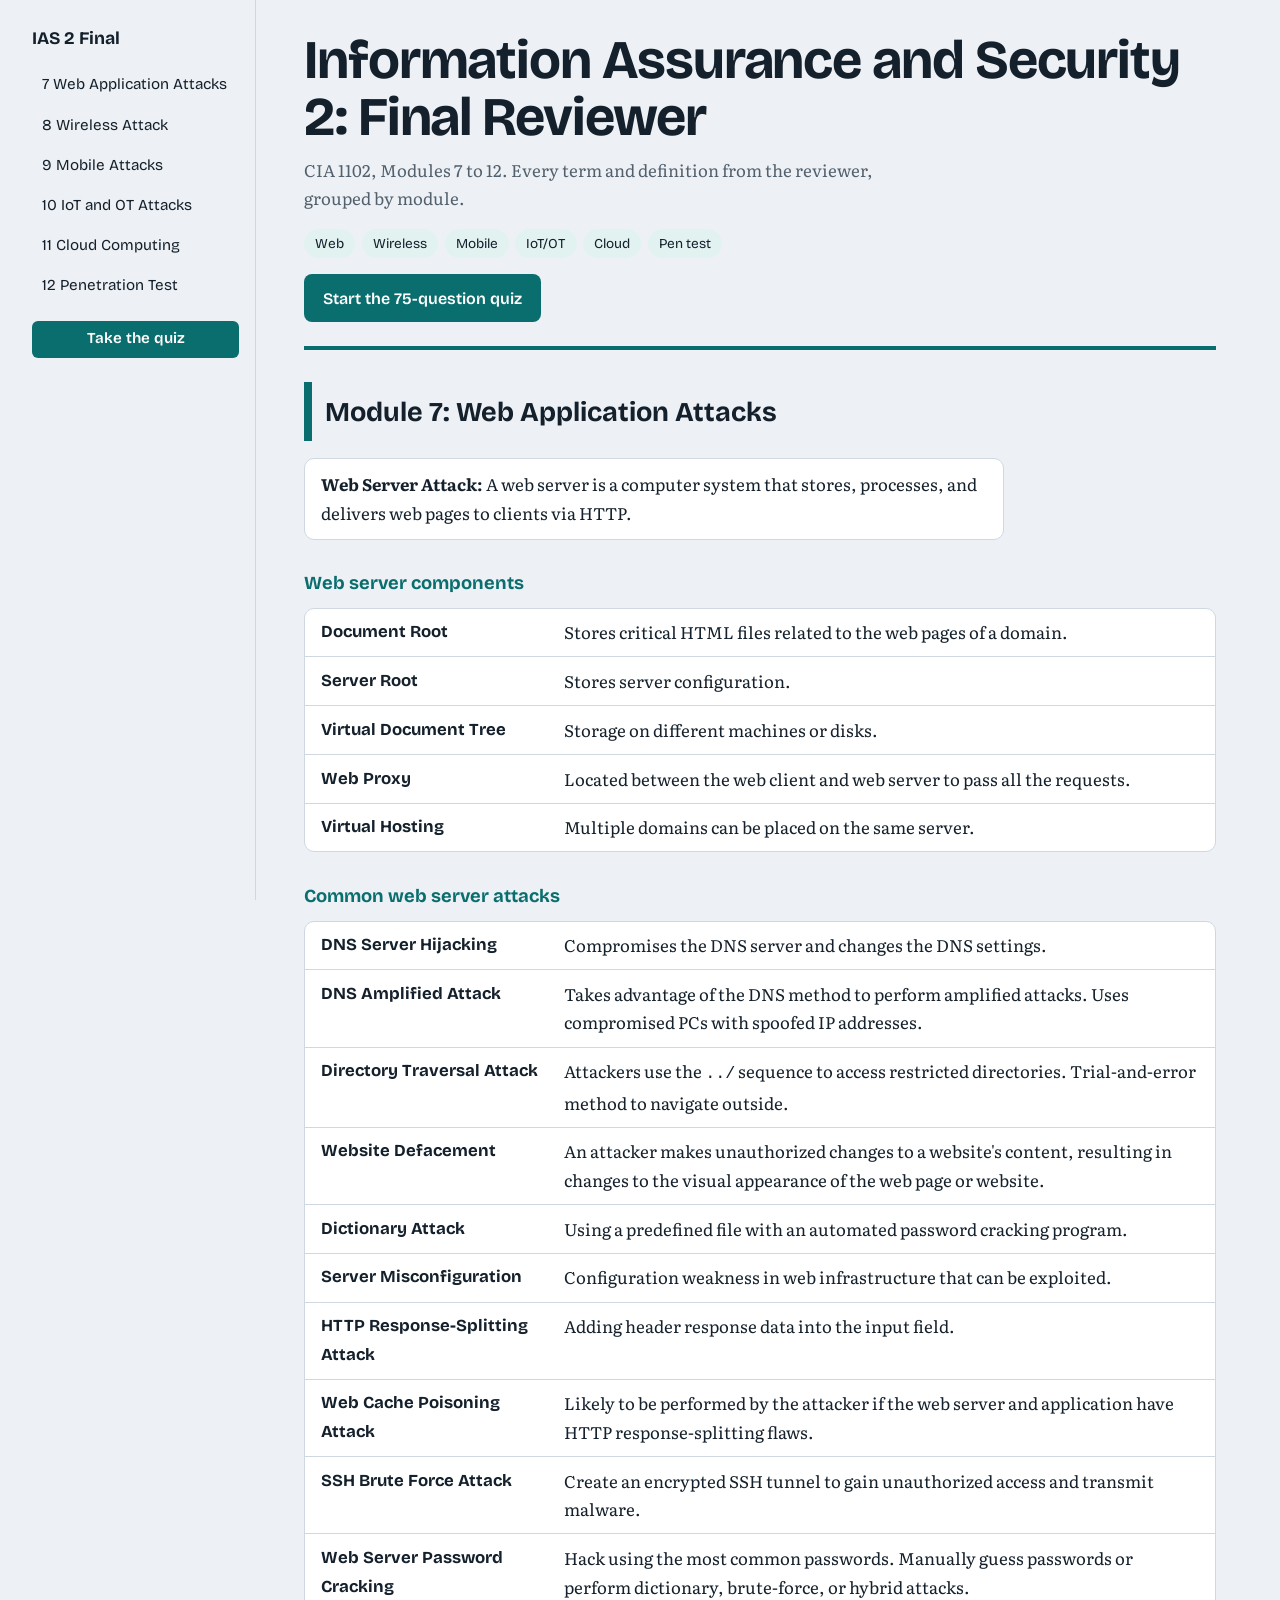
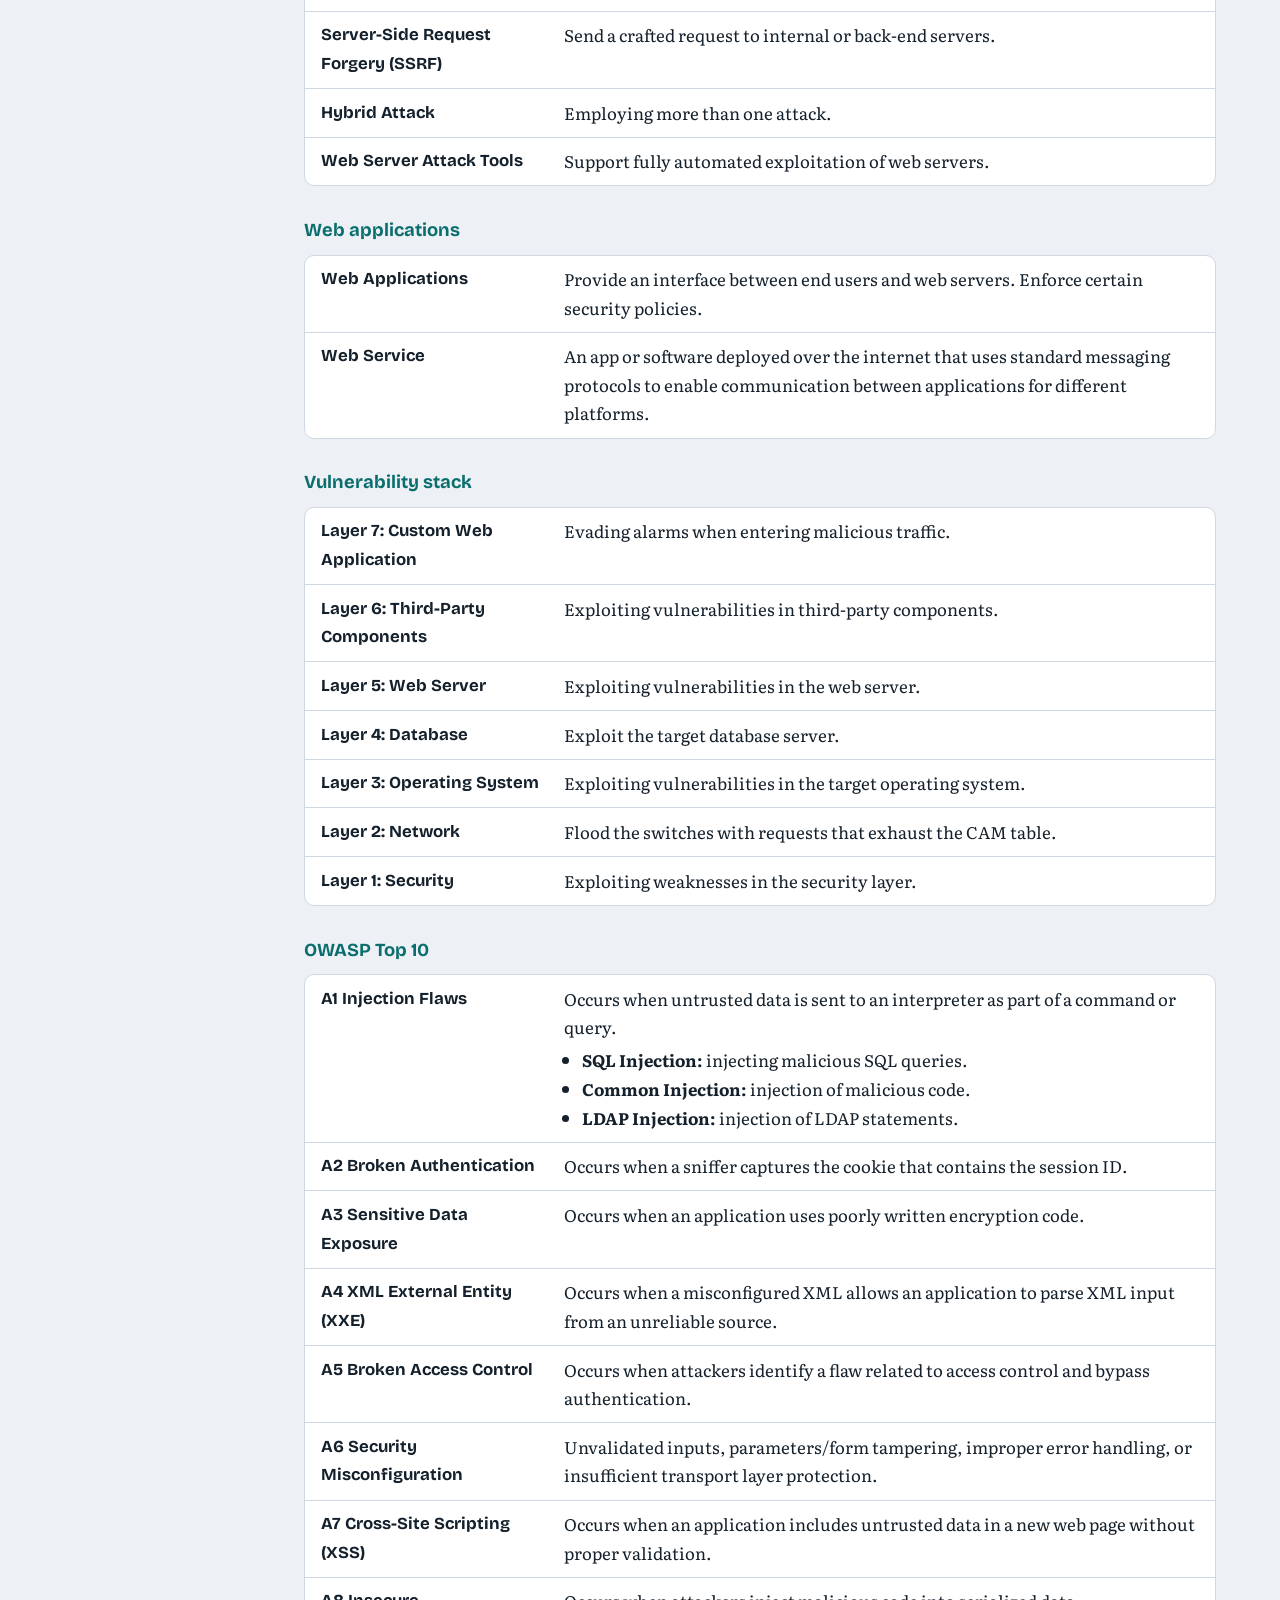
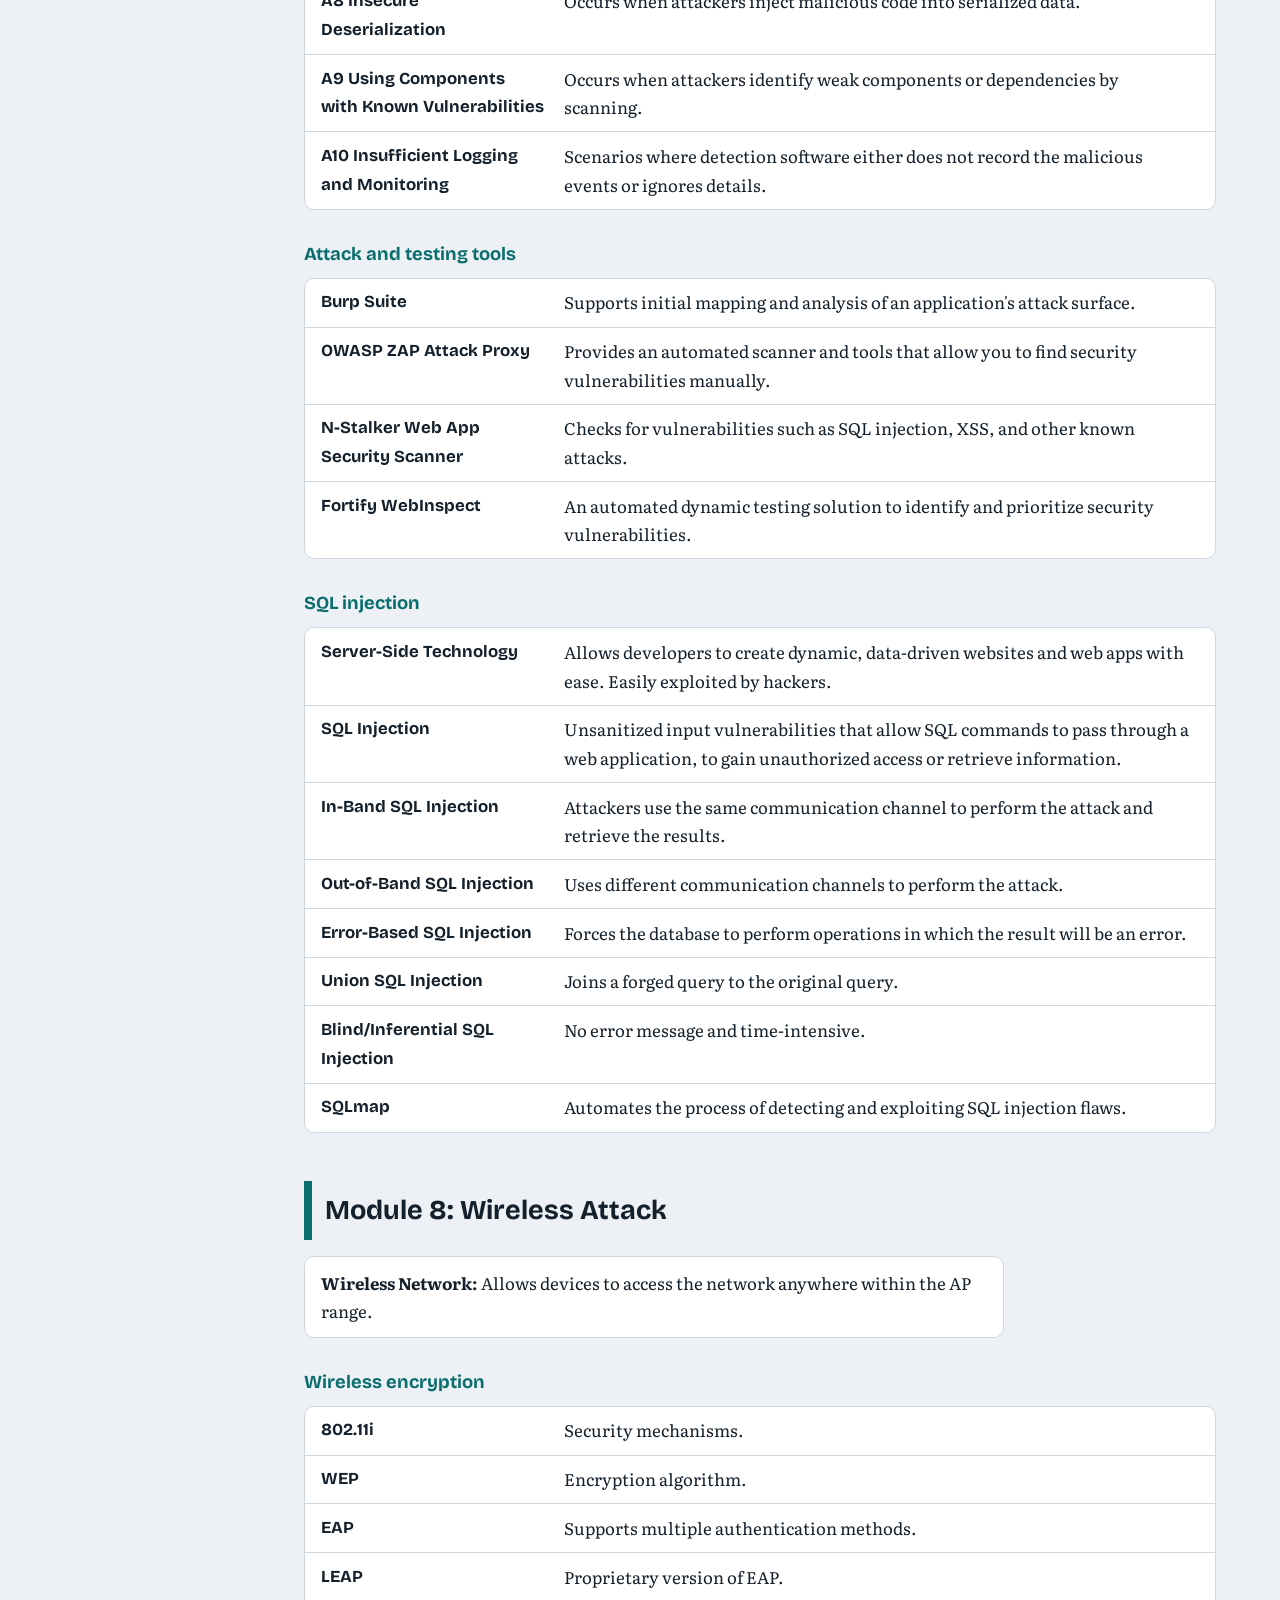
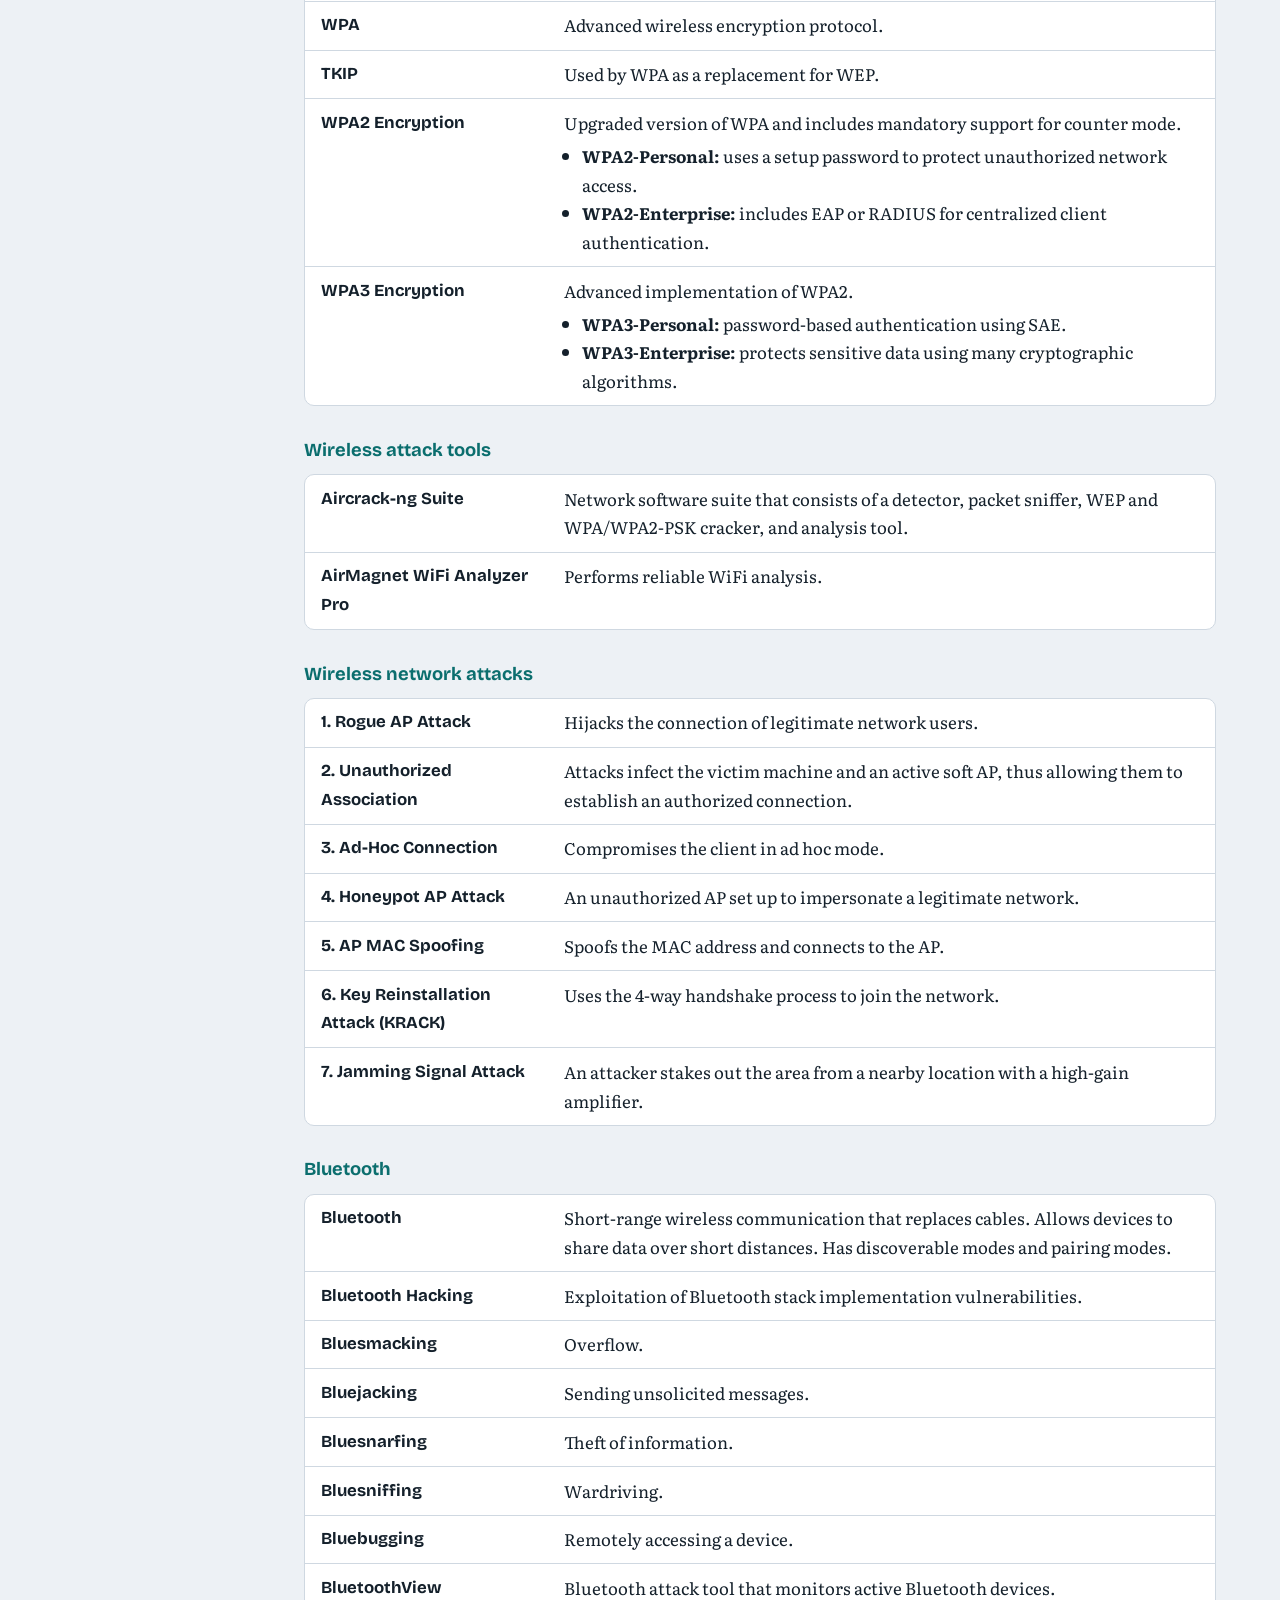
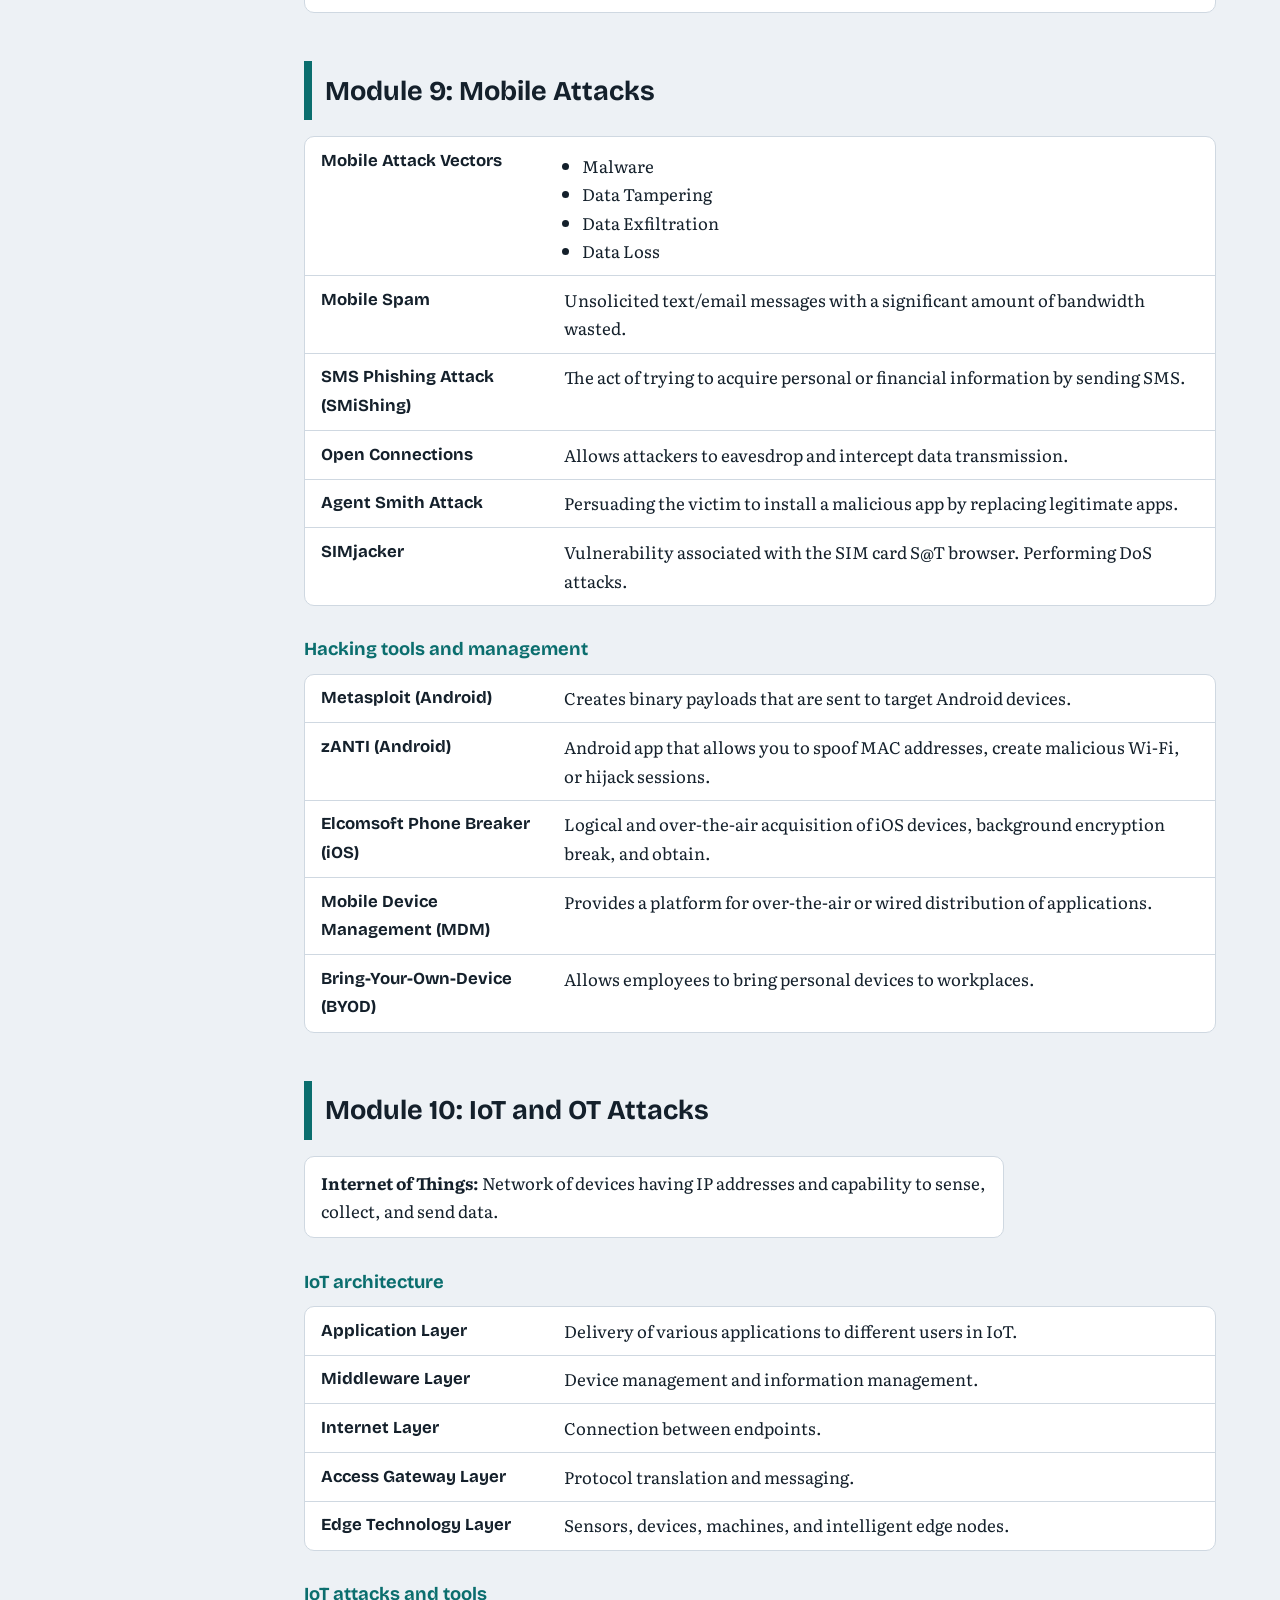
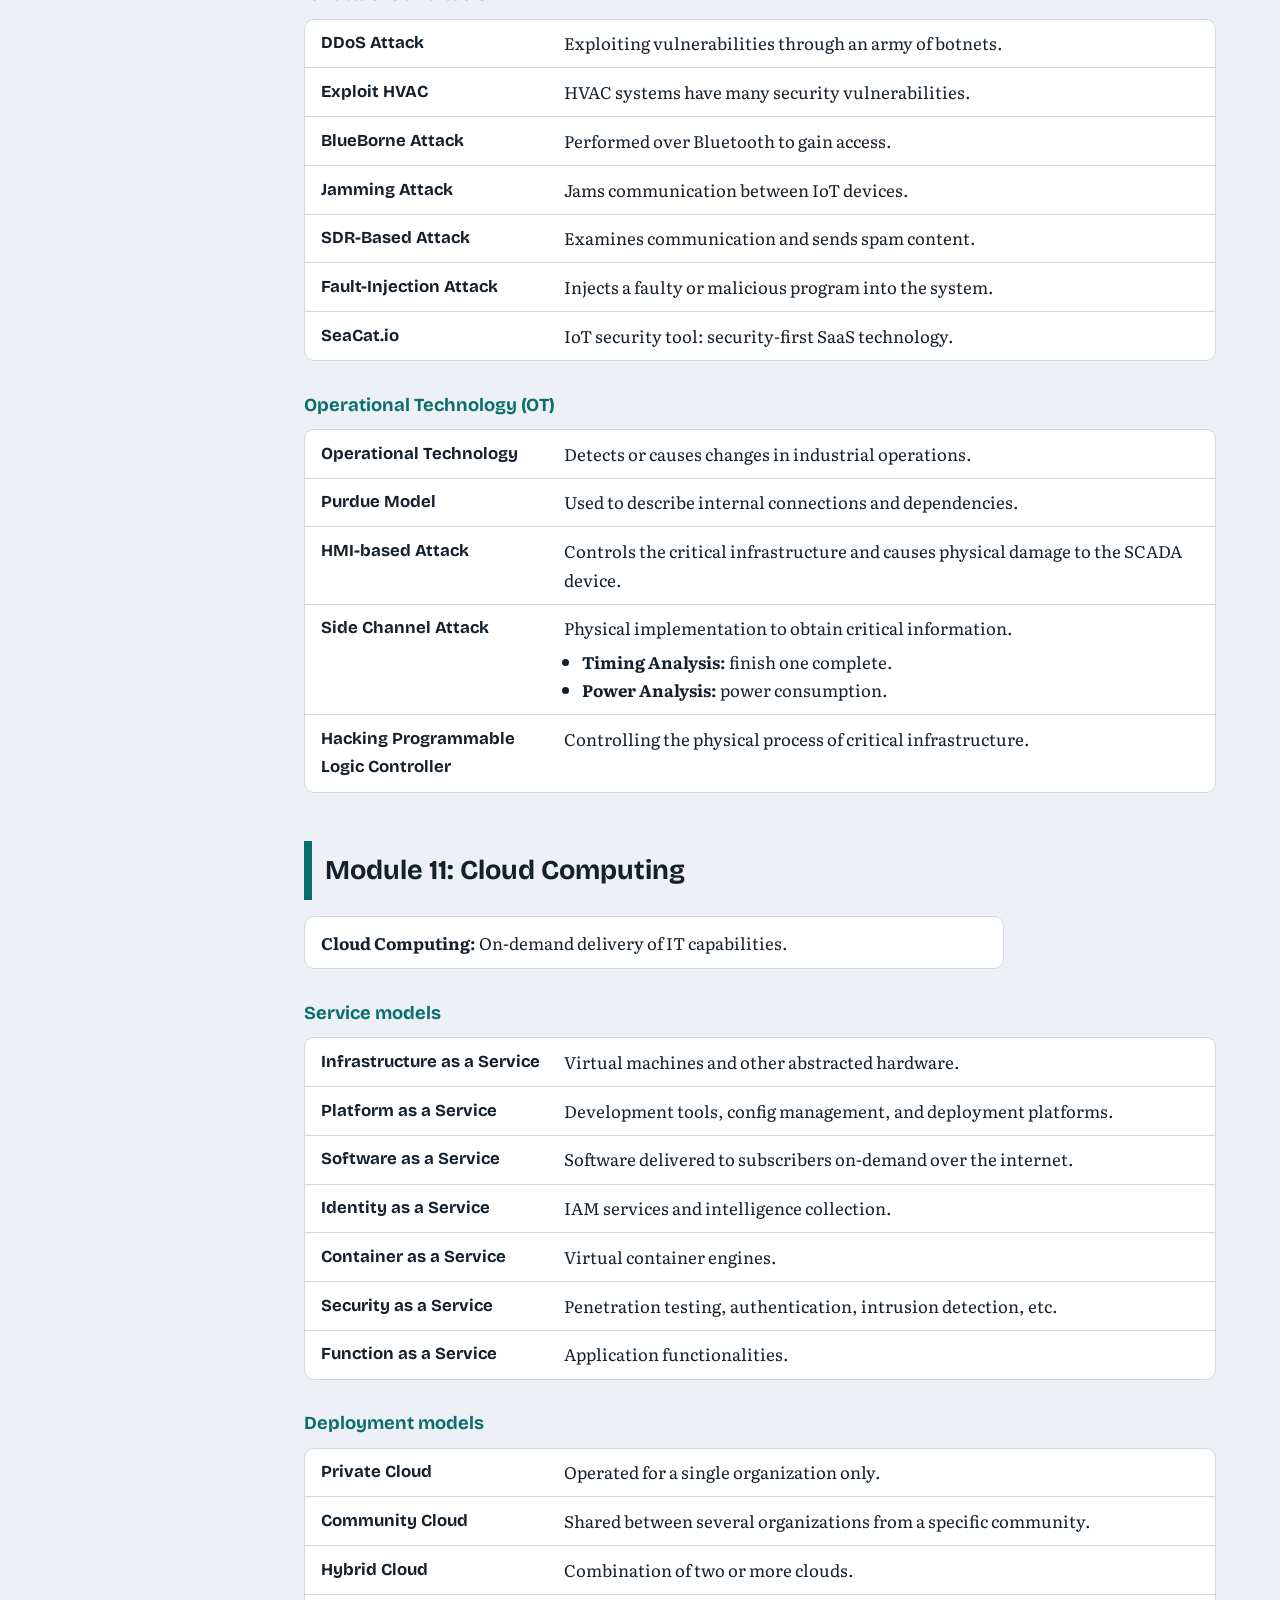
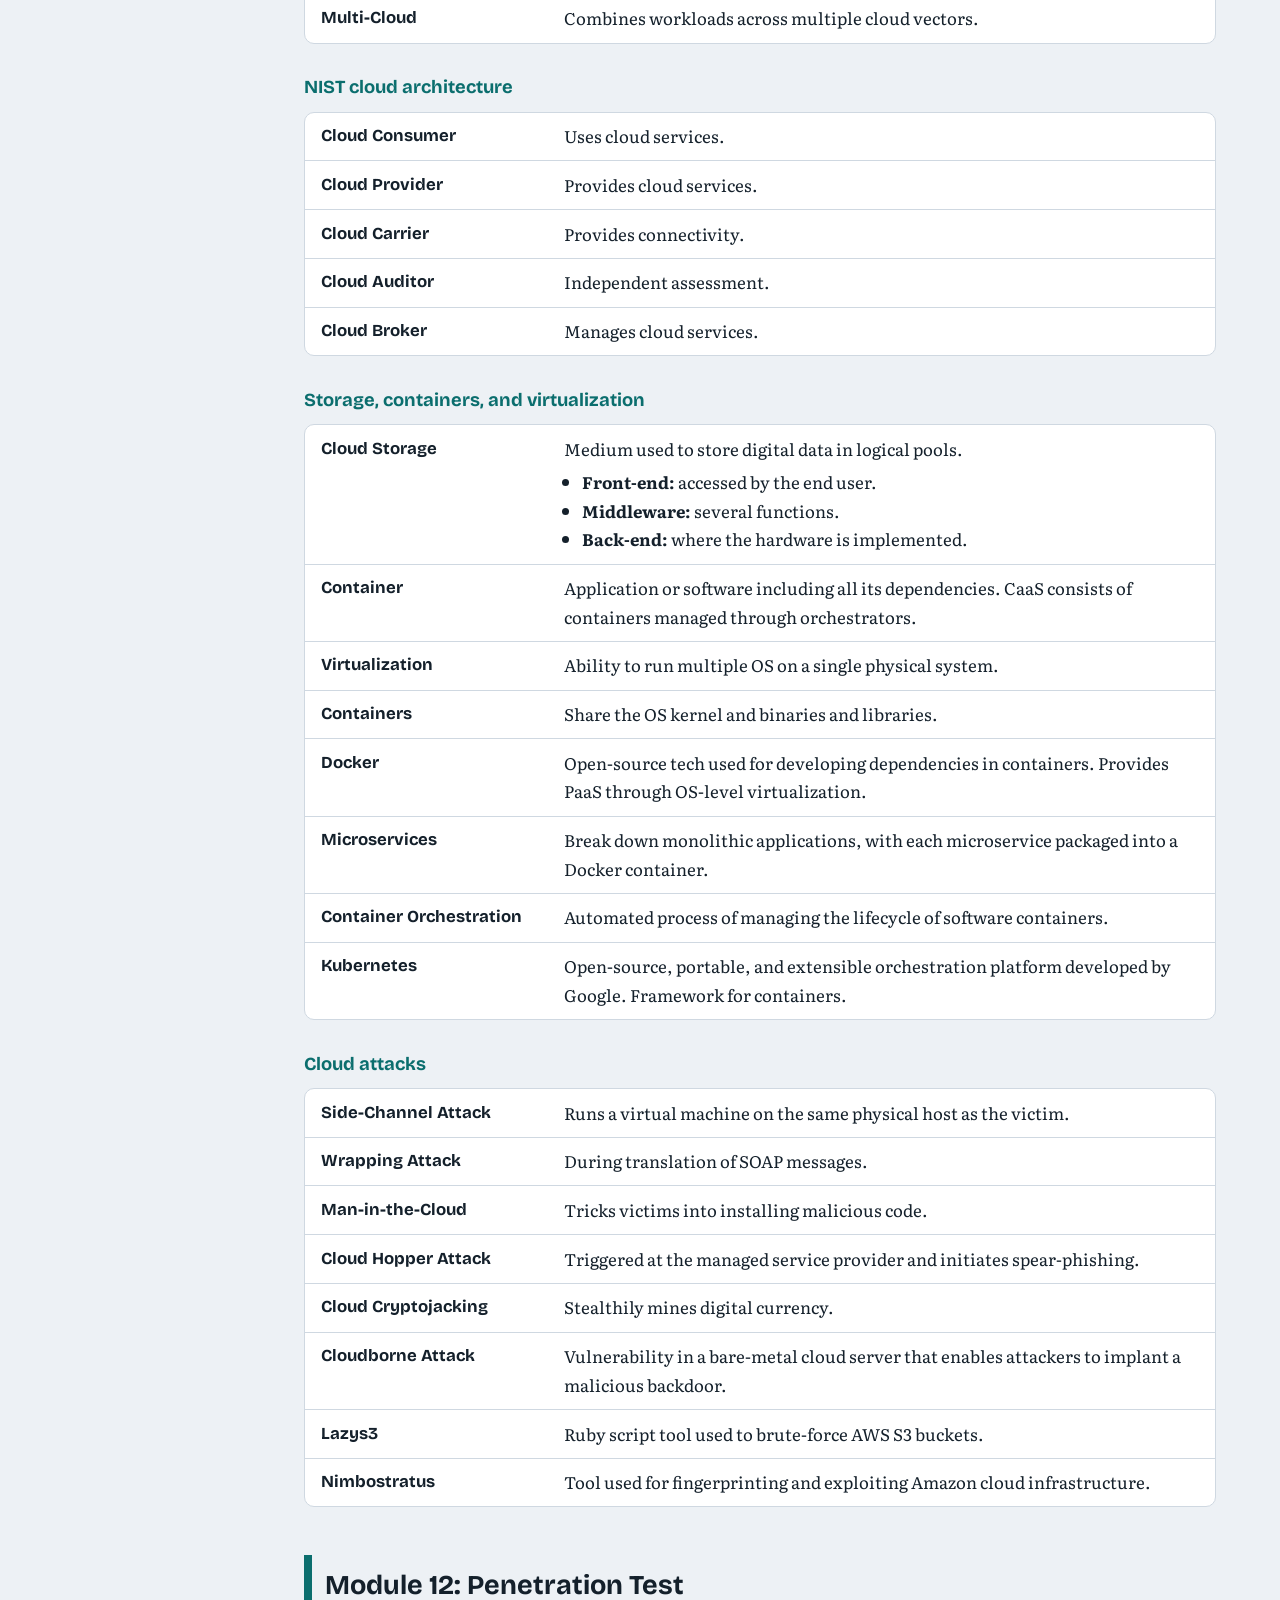
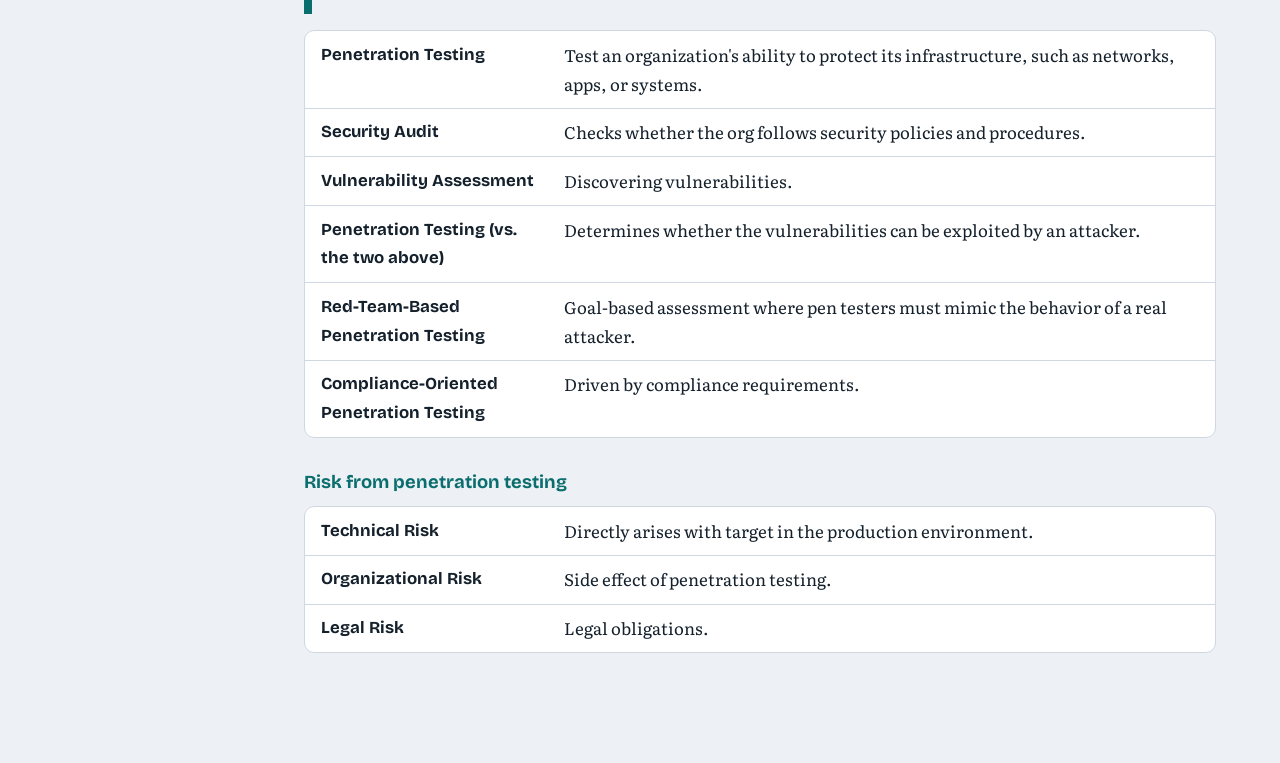
<file: index.html>
<!DOCTYPE html>
<html lang="en">
<head>
<meta charset="utf-8">
<meta name="viewport" content="width=device-width, initial-scale=1">
<title>CIA 1102 Information Assurance and Security 2 – Final Reviewer</title>
<link rel="preconnect" href="https://fonts.googleapis.com">
<link href="https://fonts.googleapis.com/css2?family=Bricolage+Grotesque:wght@500;700&family=Literata:wght@400;600&display=swap" rel="stylesheet">
<link rel="stylesheet" href="style.css">
</head>
<body>
<div class="layout">
<nav class="nav" aria-label="Modules">
<strong>IAS 2 Final</strong>
<a href="#m7">7 Web Application Attacks</a>
<a href="#m8">8 Wireless Attack</a>
<a href="#m9">9 Mobile Attacks</a>
<a href="#m10">10 IoT and OT Attacks</a>
<a href="#m11">11 Cloud Computing</a>
<a href="#m12">12 Penetration Test</a>
<a class="btn" href="quiz.html">Take the quiz</a>
</nav>
<main>
<header class="hero">
<h1>Information Assurance and Security 2: Final Reviewer</h1>
<p>CIA 1102, Modules 7 to 12. Every term and definition from the reviewer, grouped by module.</p>
<div class="chips">
<a class="chip" href="#m7">Web</a><a class="chip" href="#m8">Wireless</a><a class="chip" href="#m9">Mobile</a><a class="chip" href="#m10">IoT/OT</a><a class="chip" href="#m11">Cloud</a><a class="chip" href="#m12">Pen test</a>
</div>
<a class="btn" href="quiz.html">Start the 75-question quiz</a>
</header>

<section class="mod" id="m7">
<h2>Module 7: Web Application Attacks</h2>
<p class="note"><b>Web Server Attack:</b> A web server is a computer system that stores, processes, and delivers web pages to clients via HTTP.</p>
<h3>Web server components</h3>
<dl>
<div><dt>Document Root</dt><dd>Stores critical HTML files related to the web pages of a domain.</dd></div>
<div><dt>Server Root</dt><dd>Stores server configuration.</dd></div>
<div><dt>Virtual Document Tree</dt><dd>Storage on different machines or disks.</dd></div>
<div><dt>Web Proxy</dt><dd>Located between the web client and web server to pass all the requests.</dd></div>
<div><dt>Virtual Hosting</dt><dd>Multiple domains can be placed on the same server.</dd></div>
</dl>
<h3>Common web server attacks</h3>
<dl>
<div><dt>DNS Server Hijacking</dt><dd>Compromises the DNS server and changes the DNS settings.</dd></div>
<div><dt>DNS Amplified Attack</dt><dd>Takes advantage of the DNS method to perform amplified attacks. Uses compromised PCs with spoofed IP addresses.</dd></div>
<div><dt>Directory Traversal Attack</dt><dd>Attackers use the <code>../</code> sequence to access restricted directories. Trial-and-error method to navigate outside.</dd></div>
<div><dt>Website Defacement</dt><dd>An attacker makes unauthorized changes to a website's content, resulting in changes to the visual appearance of the web page or website.</dd></div>
<div><dt>Dictionary Attack</dt><dd>Using a predefined file with an automated password cracking program.</dd></div>
<div><dt>Server Misconfiguration</dt><dd>Configuration weakness in web infrastructure that can be exploited.</dd></div>
<div><dt>HTTP Response-Splitting Attack</dt><dd>Adding header response data into the input field.</dd></div>
<div><dt>Web Cache Poisoning Attack</dt><dd>Likely to be performed by the attacker if the web server and application have HTTP response-splitting flaws.</dd></div>
<div><dt>SSH Brute Force Attack</dt><dd>Create an encrypted SSH tunnel to gain unauthorized access and transmit malware.</dd></div>
<div><dt>Web Server Password Cracking</dt><dd>Hack using the most common passwords. Manually guess passwords or perform dictionary, brute-force, or hybrid attacks.</dd></div>
<div><dt>Server-Side Request Forgery (SSRF)</dt><dd>Send a crafted request to internal or back-end servers.</dd></div>
<div><dt>Hybrid Attack</dt><dd>Employing more than one attack.</dd></div>
<div><dt>Web Server Attack Tools</dt><dd>Support fully automated exploitation of web servers.</dd></div>
</dl>
<h3>Web applications</h3>
<dl>
<div><dt>Web Applications</dt><dd>Provide an interface between end users and web servers. Enforce certain security policies.</dd></div>
<div><dt>Web Service</dt><dd>An app or software deployed over the internet that uses standard messaging protocols to enable communication between applications for different platforms.</dd></div>
</dl>
<h3>Vulnerability stack</h3>
<dl>
<div><dt>Layer 7: Custom Web Application</dt><dd>Evading alarms when entering malicious traffic.</dd></div>
<div><dt>Layer 6: Third-Party Components</dt><dd>Exploiting vulnerabilities in third-party components.</dd></div>
<div><dt>Layer 5: Web Server</dt><dd>Exploiting vulnerabilities in the web server.</dd></div>
<div><dt>Layer 4: Database</dt><dd>Exploit the target database server.</dd></div>
<div><dt>Layer 3: Operating System</dt><dd>Exploiting vulnerabilities in the target operating system.</dd></div>
<div><dt>Layer 2: Network</dt><dd>Flood the switches with requests that exhaust the CAM table.</dd></div>
<div><dt>Layer 1: Security</dt><dd>Exploiting weaknesses in the security layer.</dd></div>
</dl>
<h3>OWASP Top 10</h3>
<dl>
<div><dt>A1 Injection Flaws</dt><dd>Occurs when untrusted data is sent to an interpreter as part of a command or query.<ul><li><b>SQL Injection:</b> injecting malicious SQL queries.</li><li><b>Common Injection:</b> injection of malicious code.</li><li><b>LDAP Injection:</b> injection of LDAP statements.</li></ul></dd></div>
<div><dt>A2 Broken Authentication</dt><dd>Occurs when a sniffer captures the cookie that contains the session ID.</dd></div>
<div><dt>A3 Sensitive Data Exposure</dt><dd>Occurs when an application uses poorly written encryption code.</dd></div>
<div><dt>A4 XML External Entity (XXE)</dt><dd>Occurs when a misconfigured XML allows an application to parse XML input from an unreliable source.</dd></div>
<div><dt>A5 Broken Access Control</dt><dd>Occurs when attackers identify a flaw related to access control and bypass authentication.</dd></div>
<div><dt>A6 Security Misconfiguration</dt><dd>Unvalidated inputs, parameters/form tampering, improper error handling, or insufficient transport layer protection.</dd></div>
<div><dt>A7 Cross-Site Scripting (XSS)</dt><dd>Occurs when an application includes untrusted data in a new web page without proper validation.</dd></div>
<div><dt>A8 Insecure Deserialization</dt><dd>Occurs when attackers inject malicious code into serialized data.</dd></div>
<div><dt>A9 Using Components with Known Vulnerabilities</dt><dd>Occurs when attackers identify weak components or dependencies by scanning.</dd></div>
<div><dt>A10 Insufficient Logging and Monitoring</dt><dd>Scenarios where detection software either does not record the malicious events or ignores details.</dd></div>
</dl>
<h3>Attack and testing tools</h3>
<dl>
<div><dt>Burp Suite</dt><dd>Supports initial mapping and analysis of an application's attack surface.</dd></div>
<div><dt>OWASP ZAP Attack Proxy</dt><dd>Provides an automated scanner and tools that allow you to find security vulnerabilities manually.</dd></div>
<div><dt>N-Stalker Web App Security Scanner</dt><dd>Checks for vulnerabilities such as SQL injection, XSS, and other known attacks.</dd></div>
<div><dt>Fortify WebInspect</dt><dd>An automated dynamic testing solution to identify and prioritize security vulnerabilities.</dd></div>
</dl>
<h3>SQL injection</h3>
<dl>
<div><dt>Server-Side Technology</dt><dd>Allows developers to create dynamic, data-driven websites and web apps with ease. Easily exploited by hackers.</dd></div>
<div><dt>SQL Injection</dt><dd>Unsanitized input vulnerabilities that allow SQL commands to pass through a web application, to gain unauthorized access or retrieve information.</dd></div>
<div><dt>In-Band SQL Injection</dt><dd>Attackers use the same communication channel to perform the attack and retrieve the results.</dd></div>
<div><dt>Out-of-Band SQL Injection</dt><dd>Uses different communication channels to perform the attack.</dd></div>
<div><dt>Error-Based SQL Injection</dt><dd>Forces the database to perform operations in which the result will be an error.</dd></div>
<div><dt>Union SQL Injection</dt><dd>Joins a forged query to the original query.</dd></div>
<div><dt>Blind/Inferential SQL Injection</dt><dd>No error message and time-intensive.</dd></div>
<div><dt>SQLmap</dt><dd>Automates the process of detecting and exploiting SQL injection flaws.</dd></div>
</dl>
</section>

<section class="mod" id="m8">
<h2>Module 8: Wireless Attack</h2>
<p class="note"><b>Wireless Network:</b> Allows devices to access the network anywhere within the AP range.</p>
<h3>Wireless encryption</h3>
<dl>
<div><dt>802.11i</dt><dd>Security mechanisms.</dd></div>
<div><dt>WEP</dt><dd>Encryption algorithm.</dd></div>
<div><dt>EAP</dt><dd>Supports multiple authentication methods.</dd></div>
<div><dt>LEAP</dt><dd>Proprietary version of EAP.</dd></div>
<div><dt>WPA</dt><dd>Advanced wireless encryption protocol.</dd></div>
<div><dt>TKIP</dt><dd>Used by WPA as a replacement for WEP.</dd></div>
<div><dt>WPA2 Encryption</dt><dd>Upgraded version of WPA and includes mandatory support for counter mode.<ul><li><b>WPA2-Personal:</b> uses a setup password to protect unauthorized network access.</li><li><b>WPA2-Enterprise:</b> includes EAP or RADIUS for centralized client authentication.</li></ul></dd></div>
<div><dt>WPA3 Encryption</dt><dd>Advanced implementation of WPA2.<ul><li><b>WPA3-Personal:</b> password-based authentication using SAE.</li><li><b>WPA3-Enterprise:</b> protects sensitive data using many cryptographic algorithms.</li></ul></dd></div>
</dl>
<h3>Wireless attack tools</h3>
<dl>
<div><dt>Aircrack-ng Suite</dt><dd>Network software suite that consists of a detector, packet sniffer, WEP and WPA/WPA2-PSK cracker, and analysis tool.</dd></div>
<div><dt>AirMagnet WiFi Analyzer Pro</dt><dd>Performs reliable WiFi analysis.</dd></div>
</dl>
<h3>Wireless network attacks</h3>
<dl>
<div><dt>1. Rogue AP Attack</dt><dd>Hijacks the connection of legitimate network users.</dd></div>
<div><dt>2. Unauthorized Association</dt><dd>Attacks infect the victim machine and an active soft AP, thus allowing them to establish an authorized connection.</dd></div>
<div><dt>3. Ad-Hoc Connection</dt><dd>Compromises the client in ad hoc mode.</dd></div>
<div><dt>4. Honeypot AP Attack</dt><dd>An unauthorized AP set up to impersonate a legitimate network.</dd></div>
<div><dt>5. AP MAC Spoofing</dt><dd>Spoofs the MAC address and connects to the AP.</dd></div>
<div><dt>6. Key Reinstallation Attack (KRACK)</dt><dd>Uses the 4-way handshake process to join the network.</dd></div>
<div><dt>7. Jamming Signal Attack</dt><dd>An attacker stakes out the area from a nearby location with a high-gain amplifier.</dd></div>
</dl>
<h3>Bluetooth</h3>
<dl>
<div><dt>Bluetooth</dt><dd>Short-range wireless communication that replaces cables. Allows devices to share data over short distances. Has discoverable modes and pairing modes.</dd></div>
<div><dt>Bluetooth Hacking</dt><dd>Exploitation of Bluetooth stack implementation vulnerabilities.</dd></div>
<div><dt>Bluesmacking</dt><dd>Overflow.</dd></div>
<div><dt>Bluejacking</dt><dd>Sending unsolicited messages.</dd></div>
<div><dt>Bluesnarfing</dt><dd>Theft of information.</dd></div>
<div><dt>Bluesniffing</dt><dd>Wardriving.</dd></div>
<div><dt>Bluebugging</dt><dd>Remotely accessing a device.</dd></div>
<div><dt>BluetoothView</dt><dd>Bluetooth attack tool that monitors active Bluetooth devices.</dd></div>
</dl>
</section>

<section class="mod" id="m9">
<h2>Module 9: Mobile Attacks</h2>
<dl>
<div><dt>Mobile Attack Vectors</dt><dd><ul><li>Malware</li><li>Data Tampering</li><li>Data Exfiltration</li><li>Data Loss</li></ul></dd></div>
<div><dt>Mobile Spam</dt><dd>Unsolicited text/email messages with a significant amount of bandwidth wasted.</dd></div>
<div><dt>SMS Phishing Attack (SMiShing)</dt><dd>The act of trying to acquire personal or financial information by sending SMS.</dd></div>
<div><dt>Open Connections</dt><dd>Allows attackers to eavesdrop and intercept data transmission.</dd></div>
<div><dt>Agent Smith Attack</dt><dd>Persuading the victim to install a malicious app by replacing legitimate apps.</dd></div>
<div><dt>SIMjacker</dt><dd>Vulnerability associated with the SIM card S@T browser. Performing DoS attacks.</dd></div>
</dl>
<h3>Hacking tools and management</h3>
<dl>
<div><dt>Metasploit (Android)</dt><dd>Creates binary payloads that are sent to target Android devices.</dd></div>
<div><dt>zANTI (Android)</dt><dd>Android app that allows you to spoof MAC addresses, create malicious Wi-Fi, or hijack sessions.</dd></div>
<div><dt>Elcomsoft Phone Breaker (iOS)</dt><dd>Logical and over-the-air acquisition of iOS devices, background encryption break, and obtain.</dd></div>
<div><dt>Mobile Device Management (MDM)</dt><dd>Provides a platform for over-the-air or wired distribution of applications.</dd></div>
<div><dt>Bring-Your-Own-Device (BYOD)</dt><dd>Allows employees to bring personal devices to workplaces.</dd></div>
</dl>
</section>

<section class="mod" id="m10">
<h2>Module 10: IoT and OT Attacks</h2>
<p class="note"><b>Internet of Things:</b> Network of devices having IP addresses and capability to sense, collect, and send data.</p>
<h3>IoT architecture</h3>
<dl>
<div><dt>Application Layer</dt><dd>Delivery of various applications to different users in IoT.</dd></div>
<div><dt>Middleware Layer</dt><dd>Device management and information management.</dd></div>
<div><dt>Internet Layer</dt><dd>Connection between endpoints.</dd></div>
<div><dt>Access Gateway Layer</dt><dd>Protocol translation and messaging.</dd></div>
<div><dt>Edge Technology Layer</dt><dd>Sensors, devices, machines, and intelligent edge nodes.</dd></div>
</dl>
<h3>IoT attacks and tools</h3>
<dl>
<div><dt>DDoS Attack</dt><dd>Exploiting vulnerabilities through an army of botnets.</dd></div>
<div><dt>Exploit HVAC</dt><dd>HVAC systems have many security vulnerabilities.</dd></div>
<div><dt>BlueBorne Attack</dt><dd>Performed over Bluetooth to gain access.</dd></div>
<div><dt>Jamming Attack</dt><dd>Jams communication between IoT devices.</dd></div>
<div><dt>SDR-Based Attack</dt><dd>Examines communication and sends spam content.</dd></div>
<div><dt>Fault-Injection Attack</dt><dd>Injects a faulty or malicious program into the system.</dd></div>
<div><dt>SeaCat.io</dt><dd>IoT security tool: security-first SaaS technology.</dd></div>
</dl>
<h3>Operational Technology (OT)</h3>
<dl>
<div><dt>Operational Technology</dt><dd>Detects or causes changes in industrial operations.</dd></div>
<div><dt>Purdue Model</dt><dd>Used to describe internal connections and dependencies.</dd></div>
<div><dt>HMI-based Attack</dt><dd>Controls the critical infrastructure and causes physical damage to the SCADA device.</dd></div>
<div><dt>Side Channel Attack</dt><dd>Physical implementation to obtain critical information.<ul><li><b>Timing Analysis:</b> finish one complete.</li><li><b>Power Analysis:</b> power consumption.</li></ul></dd></div>
<div><dt>Hacking Programmable Logic Controller</dt><dd>Controlling the physical process of critical infrastructure.</dd></div>
</dl>
</section>

<section class="mod" id="m11">
<h2>Module 11: Cloud Computing</h2>
<p class="note"><b>Cloud Computing:</b> On-demand delivery of IT capabilities.</p>
<h3>Service models</h3>
<dl>
<div><dt>Infrastructure as a Service</dt><dd>Virtual machines and other abstracted hardware.</dd></div>
<div><dt>Platform as a Service</dt><dd>Development tools, config management, and deployment platforms.</dd></div>
<div><dt>Software as a Service</dt><dd>Software delivered to subscribers on-demand over the internet.</dd></div>
<div><dt>Identity as a Service</dt><dd>IAM services and intelligence collection.</dd></div>
<div><dt>Container as a Service</dt><dd>Virtual container engines.</dd></div>
<div><dt>Security as a Service</dt><dd>Penetration testing, authentication, intrusion detection, etc.</dd></div>
<div><dt>Function as a Service</dt><dd>Application functionalities.</dd></div>
</dl>
<h3>Deployment models</h3>
<dl>
<div><dt>Private Cloud</dt><dd>Operated for a single organization only.</dd></div>
<div><dt>Community Cloud</dt><dd>Shared between several organizations from a specific community.</dd></div>
<div><dt>Hybrid Cloud</dt><dd>Combination of two or more clouds.</dd></div>
<div><dt>Multi-Cloud</dt><dd>Combines workloads across multiple cloud vectors.</dd></div>
</dl>
<h3>NIST cloud architecture</h3>
<dl>
<div><dt>Cloud Consumer</dt><dd>Uses cloud services.</dd></div>
<div><dt>Cloud Provider</dt><dd>Provides cloud services.</dd></div>
<div><dt>Cloud Carrier</dt><dd>Provides connectivity.</dd></div>
<div><dt>Cloud Auditor</dt><dd>Independent assessment.</dd></div>
<div><dt>Cloud Broker</dt><dd>Manages cloud services.</dd></div>
</dl>
<h3>Storage, containers, and virtualization</h3>
<dl>
<div><dt>Cloud Storage</dt><dd>Medium used to store digital data in logical pools.<ul><li><b>Front-end:</b> accessed by the end user.</li><li><b>Middleware:</b> several functions.</li><li><b>Back-end:</b> where the hardware is implemented.</li></ul></dd></div>
<div><dt>Container</dt><dd>Application or software including all its dependencies. CaaS consists of containers managed through orchestrators.</dd></div>
<div><dt>Virtualization</dt><dd>Ability to run multiple OS on a single physical system.</dd></div>
<div><dt>Containers</dt><dd>Share the OS kernel and binaries and libraries.</dd></div>
<div><dt>Docker</dt><dd>Open-source tech used for developing dependencies in containers. Provides PaaS through OS-level virtualization.</dd></div>
<div><dt>Microservices</dt><dd>Break down monolithic applications, with each microservice packaged into a Docker container.</dd></div>
<div><dt>Container Orchestration</dt><dd>Automated process of managing the lifecycle of software containers.</dd></div>
<div><dt>Kubernetes</dt><dd>Open-source, portable, and extensible orchestration platform developed by Google. Framework for containers.</dd></div>
</dl>
<h3>Cloud attacks</h3>
<dl>
<div><dt>Side-Channel Attack</dt><dd>Runs a virtual machine on the same physical host as the victim.</dd></div>
<div><dt>Wrapping Attack</dt><dd>During translation of SOAP messages.</dd></div>
<div><dt>Man-in-the-Cloud</dt><dd>Tricks victims into installing malicious code.</dd></div>
<div><dt>Cloud Hopper Attack</dt><dd>Triggered at the managed service provider and initiates spear-phishing.</dd></div>
<div><dt>Cloud Cryptojacking</dt><dd>Stealthily mines digital currency.</dd></div>
<div><dt>Cloudborne Attack</dt><dd>Vulnerability in a bare-metal cloud server that enables attackers to implant a malicious backdoor.</dd></div>
<div><dt>Lazys3</dt><dd>Ruby script tool used to brute-force AWS S3 buckets.</dd></div>
<div><dt>Nimbostratus</dt><dd>Tool used for fingerprinting and exploiting Amazon cloud infrastructure.</dd></div>
</dl>
</section>

<section class="mod" id="m12">
<h2>Module 12: Penetration Test</h2>
<dl>
<div><dt>Penetration Testing</dt><dd>Test an organization's ability to protect its infrastructure, such as networks, apps, or systems.</dd></div>
<div><dt>Security Audit</dt><dd>Checks whether the org follows security policies and procedures.</dd></div>
<div><dt>Vulnerability Assessment</dt><dd>Discovering vulnerabilities.</dd></div>
<div><dt>Penetration Testing (vs. the two above)</dt><dd>Determines whether the vulnerabilities can be exploited by an attacker.</dd></div>
<div><dt>Red-Team-Based Penetration Testing</dt><dd>Goal-based assessment where pen testers must mimic the behavior of a real attacker.</dd></div>
<div><dt>Compliance-Oriented Penetration Testing</dt><dd>Driven by compliance requirements.</dd></div>
</dl>
<h3>Risk from penetration testing</h3>
<dl>
<div><dt>Technical Risk</dt><dd>Directly arises with target in the production environment.</dd></div>
<div><dt>Organizational Risk</dt><dd>Side effect of penetration testing.</dd></div>
<div><dt>Legal Risk</dt><dd>Legal obligations.</dd></div>
</dl>
</section>
</main>
</div>
</body>
</html>
</file>
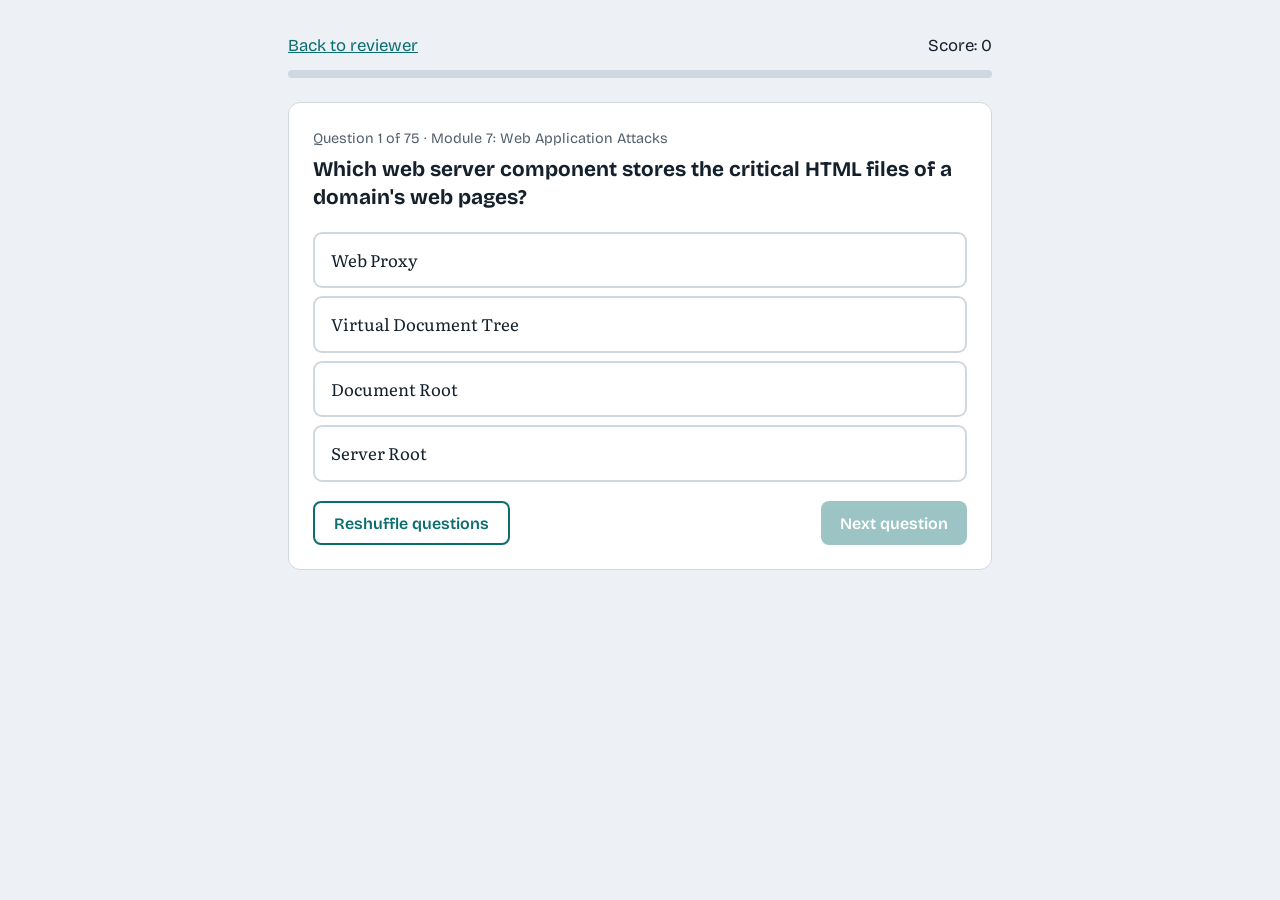
<file: quiz.html>
<!DOCTYPE html>
<html lang="en">
<head>
<meta charset="utf-8">
<meta name="viewport" content="width=device-width, initial-scale=1">
<title>IAS 2 Final Quiz (75 Questions)</title>
<link rel="preconnect" href="https://fonts.googleapis.com">
<link href="https://fonts.googleapis.com/css2?family=Bricolage+Grotesque:wght@500;700&family=Literata:wght@400;600&display=swap" rel="stylesheet">
<link rel="stylesheet" href="style.css">
</head>
<body>
<div class="qwrap">
<div class="qtop"><a href="index.html">Back to reviewer</a><span id="score">Score: 0</span></div>
<div class="bar"><i id="prog"></i></div>
<div class="card" id="card"></div>
</div>
<script>
// Format: question|correct answer|wrong|wrong|wrong  (options are shuffled on screen)
const RAW=[
"Which web server component stores the critical HTML files of a domain's web pages?|Document Root|Server Root|Virtual Document Tree|Web Proxy",
"Which component stores the server configuration?|Server Root|Document Root|Web Proxy|Virtual Hosting",
"Which feature lets multiple domains be placed on the same server?|Virtual Hosting|Web Proxy|Document Root|Server Root",
"Which component sits between the web client and web server to pass all requests?|Web Proxy|Virtual Hosting|Server Root|Virtual Document Tree",
"Which attack compromises the DNS server and changes the DNS settings?|DNS Server Hijacking|DNS Amplified Attack|Website Defacement|Dictionary Attack",
"Attackers use the ../ sequence to access restricted directories in which attack?|Directory Traversal Attack|HTTP Response-Splitting|SSRF|Hybrid Attack",
"Which attack makes unauthorized changes to a website's content and visual appearance?|Website Defacement|Web Cache Poisoning|Server Misconfiguration|DNS Hijacking",
"Which attack uses a predefined file with an automated password cracking program?|Dictionary Attack|SSH Brute Force|Hybrid Attack|SSRF",
"Which attack adds header response data into an input field?|HTTP Response-Splitting Attack|Directory Traversal|Dictionary Attack|DNS Amplified Attack",
"Which attack is likely when a web server and application have HTTP response-splitting flaws?|Web Cache Poisoning Attack|DNS Server Hijacking|Website Defacement|Dictionary Attack",
"Which attack creates an encrypted SSH tunnel to gain unauthorized access and transmit malware?|SSH Brute Force Attack|Web Cache Poisoning|DNS Amplified Attack|Directory Traversal",
"Sending a crafted request to internal or back-end servers describes which attack?|Server-Side Request Forgery (SSRF)|HTTP Response-Splitting|Hybrid Attack|Website Defacement",
"Employing more than one attack is called a:|Hybrid Attack|Dictionary Attack|Amplified Attack|Cache Poisoning Attack",
"In the vulnerability stack, Layer 7 is the:|Custom Web Application|Third-Party Components|Web Server|Database",
"Which layer involves flooding switches with requests that exhaust the CAM table?|Network (Layer 2)|Security (Layer 1)|Operating System (Layer 3)|Database (Layer 4)",
"Which OWASP category occurs when untrusted data is sent to an interpreter as part of a command or query?|A1 Injection Flaws|A3 Sensitive Data Exposure|A5 Broken Access Control|A8 Insecure Deserialization",
"Which category occurs when a sniffer captures the cookie containing the session ID?|A2 Broken Authentication|A1 Injection Flaws|A7 XSS|A6 Security Misconfiguration",
"A misconfigured XML parser accepting input from an unreliable source is:|A4 XML External Entity (XXE)|A2 Broken Authentication|A8 Insecure Deserialization|A9 Known Vulnerabilities",
"Including untrusted data in a new web page without proper validation is:|A7 Cross-Site Scripting (XSS)|A1 Injection Flaws|A5 Broken Access Control|A3 Sensitive Data Exposure",
"Attackers injecting malicious code into serialized data is:|A8 Insecure Deserialization|A4 XXE|A7 XSS|A10 Insufficient Logging",
"Detection software that does not record malicious events or ignores details is:|A10 Insufficient Logging and Monitoring|A9 Known Vulnerabilities|A6 Security Misconfiguration|A2 Broken Authentication",
"Which tool supports initial mapping and analysis of an application's attack surface?|Burp Suite|SQLmap|Aircrack-ng|BluetoothView",
"Which tool offers an automated scanner plus tools for finding vulnerabilities manually?|OWASP ZAP Attack Proxy|N-Stalker|Zanti|Lazys3",
"In which SQL injection does the attacker use the same channel to attack and retrieve results?|In-Band SQL Injection|Out-of-Band SQL Injection|Blind SQL Injection|Union SQL Injection",
"Which SQL injection joins a forged query to the original query?|Union SQL Injection|Error-Based SQL Injection|Out-of-Band SQL Injection|Blind SQL Injection",
"Which SQL injection gives no error message and is time-intensive?|Blind/Inferential SQL Injection|Error-Based SQL Injection|In-Band SQL Injection|Union SQL Injection",
"Which tool automates detecting and exploiting SQL injection flaws?|SQLmap|Burp Suite|Metasploit|SeaCat.io",
"Which tool is an automated dynamic testing solution that identifies and prioritizes vulnerabilities?|Fortify WebInspect|Aircrack-ng|Nimbostratus|BluetoothView",
"What is WEP?|An encryption algorithm|A proprietary version of EAP|A centralized authentication server|A signal jammer",
"TKIP is used by WPA as a replacement for:|WEP|SAE|RADIUS|LEAP",
"WPA2-Enterprise includes which for centralized client authentication?|EAP or RADIUS|SAE|TKIP|A setup password",
"WPA3-Personal uses password-based authentication with:|SAE|TKIP|LEAP|WEP",
"Which suite includes a detector, packet sniffer, and WEP and WPA/WPA2-PSK cracker?|Aircrack-ng|AirMagnet WiFi Analyzer Pro|BluetoothView|zANTI",
"Which attack hijacks the connection of legitimate network users?|Rogue AP Attack|Ad-Hoc Connection|Jamming Signal Attack|KRACK",
"An unauthorized AP set up to impersonate a legitimate network is a:|Honeypot AP Attack|AP MAC Spoofing|Ad-Hoc Connection|Unauthorized Association",
"Spoofing the MAC address to connect to the AP is:|AP MAC Spoofing|Rogue AP Attack|Honeypot AP Attack|KRACK",
"Which attack uses the 4-way handshake process to join the network?|Key Reinstallation Attack (KRACK)|Jamming Signal Attack|Ad-Hoc Connection|Rogue AP Attack",
"Which attack uses a high-gain amplifier from a nearby location?|Jamming Signal Attack|KRACK|Honeypot AP Attack|Rogue AP Attack",
"Sending unsolicited messages over Bluetooth is called:|Bluejacking|Bluesnarfing|Bluebugging|Bluesmacking",
"Theft of information over Bluetooth is called:|Bluesnarfing|Bluejacking|Bluesniffing|Bluesmacking",
"Remotely accessing a device over Bluetooth is called:|Bluebugging|Bluesnarfing|Bluejacking|Bluesniffing",
"Which tool monitors active Bluetooth devices?|BluetoothView|Aircrack-ng|zANTI|Burp Suite",
"Trying to acquire personal or financial information by sending SMS is:|SMiShing|Mobile Spam|Bluejacking|Agent Smith Attack",
"Which attack persuades the victim to install a malicious app by replacing legitimate apps?|Agent Smith Attack|SIMjacker|SMiShing|Open Connections",
"Which vulnerability is associated with the SIM card S@T browser?|SIMjacker|Agent Smith|BlueBorne|Cloudborne",
"Which Android tool creates binary payloads sent to target devices?|Metasploit|Elcomsoft Phone Breaker|BluetoothView|SeaCat.io",
"Which Android app can spoof MAC addresses, create malicious Wi-Fi, or hijack sessions?|zANTI|Metasploit|Elcomsoft Phone Breaker|Lazys3",
"Which iOS tool performs logical and over-the-air acquisition of devices?|Elcomsoft Phone Breaker|zANTI|Metasploit|Burp Suite",
"Which platform provides over-the-air or wired distribution of applications?|Mobile Device Management (MDM)|BYOD|SMiShing|Agent Smith",
"Which policy allows employees to bring personal devices to the workplace?|Bring-Your-Own-Device (BYOD)|Mobile Device Management|Open Connections|SIMjacker",
"Which is a mobile attack vector?|Data Exfiltration|Bluesmacking|Website Defacement|Union Injection",
"Which IoT layer handles device management and information management?|Middleware Layer|Application Layer|Internet Layer|Edge Technology Layer",
"Which IoT layer contains sensors, devices, machines, and intelligent edge nodes?|Edge Technology Layer|Access Gateway Layer|Internet Layer|Middleware Layer",
"Which IoT layer handles protocol translation and messaging?|Access Gateway Layer|Middleware Layer|Application Layer|Internet Layer",
"Which IoT attack is performed over Bluetooth to gain access?|BlueBorne Attack|Jamming Attack|SDR-Based Attack|Fault-Injection Attack",
"Which attack injects a faulty or malicious program into the system?|Fault-Injection Attack|SDR-Based Attack|BlueBorne Attack|Jamming Attack",
"Which attack controls critical infrastructure and causes physical damage to the SCADA device?|HMI-based Attack|Side Channel Attack|Fault-Injection Attack|DDoS Attack",
"Which model describes internal connections and dependencies in OT?|Purdue Model|NIST Model|OWASP Model|CIA Model",
"Which side channel technique analyzes power consumption?|Power Analysis|Timing Analysis|Fault Injection|Jamming",
"Which IoT security tool is described as security-first SaaS technology?|SeaCat.io|Nimbostratus|Lazys3|Fortify WebInspect",
"Which service model delivers virtual machines and other abstracted hardware?|Infrastructure as a Service|Platform as a Service|Software as a Service|Function as a Service",
"Which NIST cloud actor provides connectivity?|Cloud Carrier|Cloud Broker|Cloud Auditor|Cloud Provider",
"Which NIST cloud actor manages cloud services?|Cloud Broker|Cloud Carrier|Cloud Auditor|Cloud Consumer",
"Which open-source tech develops dependencies in containers and provides PaaS through OS-level virtualization?|Docker|Kubernetes|Nimbostratus|Lazys3",
"Which open-source orchestration platform was developed by Google?|Kubernetes|Docker|Microservices|Virtualization",
"Which attack occurs during translation of SOAP messages?|Wrapping Attack|Side-Channel Attack|Cloud Hopper Attack|Cloudborne Attack",
"Which attack is triggered at the managed service provider and initiates spear-phishing?|Cloud Hopper Attack|Cloud Cryptojacking|Wrapping Attack|Cloudborne Attack",
"Which attack stealthily mines digital currency?|Cloud Cryptojacking|Cloud Hopper|Man-in-the-Cloud|Wrapping Attack",
"Which vulnerability in a bare-metal cloud server lets attackers implant a malicious backdoor?|Cloudborne Attack|Cloud Hopper Attack|Wrapping Attack|Side-Channel Attack",
"Which Ruby script tool brute-forces AWS S3 buckets?|Lazys3|Nimbostratus|Docker|SQLmap",
"Which tool is used for fingerprinting and exploiting Amazon cloud infrastructure?|Nimbostratus|Lazys3|Kubernetes|Burp Suite",
"Which assessment determines whether vulnerabilities can be exploited by an attacker?|Penetration Testing|Vulnerability Assessment|Security Audit|Compliance Audit",
"Which activity checks whether the organization follows security policies and procedures?|Security Audit|Penetration Testing|Vulnerability Assessment|Red-Team Testing",
"Which goal-based test requires pen testers to mimic a real attacker's behavior?|Red-Team-Based Penetration Testing|Compliance-Oriented Penetration Testing|Vulnerability Assessment|Security Audit",
"Which risk arises directly with the target in the production environment?|Technical Risk|Organizational Risk|Legal Risk|Compliance Risk"
];
const MODS=[[28,"Module 7: Web Application Attacks"],[42,"Module 8: Wireless Attack"],[51,"Module 9: Mobile Attacks"],[60,"Module 10: IoT and OT Attacks"],[71,"Module 11: Cloud Computing"],[99,"Module 12: Penetration Test"]];
const Q=RAW.map((r,i)=>{const p=r.split("|");return{q:p[0],a:p[1],o:p.slice(1),m:MODS.find(m=>i<m[0])[1]}});
const card=document.getElementById("card"),prog=document.getElementById("prog"),sc=document.getElementById("score");
let order,i,score,done;
function shuffle(a){a=a.slice();for(let k=a.length-1;k>0;k--){const j=Math.floor(Math.random()*(k+1));[a[k],a[j]]=[a[j],a[k]]}return a}
function start(){order=Q.map((_,k)=>k);i=0;score=0;show()}
function show(){
  if(i>=Q.length){const pct=Math.round(score/Q.length*100);prog.style.width="100%";
    card.innerHTML=`<div class="result"><h2>${score} / ${Q.length}</h2><p>${pct}% correct</p><button class="btn" id="re">Restart quiz</button></div>`;
    document.getElementById("re").onclick=start;return}
  const q=Q[order[i]];done=false;sc.textContent="Score: "+score;prog.style.width=(i/Q.length*100)+"%";
  card.innerHTML=`<div class="tag">Question ${i+1} of ${Q.length} · ${q.m}</div><h2></h2><div id="opts"></div><div class="fb" id="fb" aria-live="polite"></div><div class="nextrow"><button class="btn alt" id="shuf">Reshuffle questions</button><button class="btn" id="nx" disabled>${i===Q.length-1?"See results":"Next question"}</button></div>`;
  card.querySelector("h2").textContent=q.q;
  shuffle(q.o).forEach(t=>{const b=document.createElement("button");b.className="opt";b.textContent=t;b.onclick=()=>pick(b,t,q);document.getElementById("opts").appendChild(b)});
  document.getElementById("nx").onclick=()=>{i++;show()};
  document.getElementById("shuf").onclick=()=>{order=shuffle(Q.map((_,k)=>k));i=0;score=0;show()};
}
function pick(btn,t,q){
  if(done)return;done=true;const fb=document.getElementById("fb");
  document.querySelectorAll(".opt").forEach(b=>{b.disabled=true;if(b.textContent===q.a)b.classList.add("right")});
  if(t===q.a){score++;fb.className="fb good";fb.textContent="Correct!"}
  else{btn.classList.add("wrong");fb.className="fb bad";fb.textContent="Not quite. The correct answer is: "+q.a}
  sc.textContent="Score: "+score;document.getElementById("nx").disabled=false;document.getElementById("nx").focus();
}
start();
</script>
</body>
</html>
</file>
<file: style.css>
:root{--bg:#edf1f5;--panel:#fff;--ink:#14202b;--mute:#52606d;--line:#cfd8e1;--acc:#0b6e6e;--acc2:#e2f2f1;--bad:#b3261e;--badbg:#fbe9e7;--ok:#1b7f4b;--okbg:#e4f5ec}
@media(prefers-color-scheme:dark){:root{--bg:#0f171e;--panel:#17222b;--ink:#e6edf3;--mute:#9fb0bf;--line:#2a3a47;--acc:#4fc3c0;--acc2:#16323a;--bad:#ff8a80;--badbg:#3a1f1d;--ok:#6fdc9b;--okbg:#173425}}
*{box-sizing:border-box}
html{scroll-behavior:smooth;scroll-padding-top:1rem}
body{margin:0;background:var(--bg);color:var(--ink);font:1.05rem/1.7 "Literata",Georgia,serif}
h1,h2,h3,.nav,.btn,.chip{font-family:"Bricolage Grotesque","Segoe UI",system-ui,sans-serif}
a{color:var(--acc)}
:focus-visible{outline:3px solid var(--acc);outline-offset:2px}
.layout{display:grid;grid-template-columns:15rem minmax(0,1fr);max-width:78rem;margin:0 auto}
.nav{position:sticky;top:0;align-self:start;height:100vh;overflow:auto;padding:1.5rem 1rem;border-right:1px solid var(--line);display:flex;flex-direction:column;gap:.2rem}
.nav strong{font-size:1.1rem;margin-bottom:.6rem}
.nav a{text-decoration:none;color:var(--ink);padding:.35rem .6rem;border-radius:6px;font-size:.95rem}
.nav a:hover{background:var(--acc2)}
.nav .btn{margin-top:.8rem;text-align:center}
main{padding:2rem clamp(1rem,4vw,3rem) 4rem}
.hero{border-bottom:4px solid var(--acc);padding-bottom:1.5rem;margin-bottom:2rem}
.hero h1{font-size:clamp(2rem,5vw,3.4rem);line-height:1.05;margin:0 0 .6rem;letter-spacing:-.02em}
.hero p{max-width:60ch;color:var(--mute);margin:.3rem 0}
.chips{display:flex;flex-wrap:wrap;gap:.4rem;margin:1rem 0}
.chip{background:var(--acc2);color:var(--ink);padding:.2rem .7rem;border-radius:99px;font-size:.85rem;text-decoration:none}
.btn{display:inline-block;background:var(--acc);color:#fff;border:0;padding:.65rem 1.2rem;border-radius:8px;font-size:1rem;font-weight:600;cursor:pointer;text-decoration:none}
.nav .btn{color:#fff}
.btn:hover{filter:brightness(1.1)}
section.mod{margin-bottom:3rem}
section.mod>h2{font-size:1.7rem;margin:0 0 1rem;padding:.4rem 0 .4rem .8rem;border-left:8px solid var(--acc)}
h3{font-size:1.15rem;margin:1.8rem 0 .5rem;color:var(--acc)}
dl{margin:0;background:var(--panel);border:1px solid var(--line);border-radius:10px;overflow:hidden}
dl>div{display:grid;grid-template-columns:minmax(9rem,14rem) 1fr;gap:.2rem 1.2rem;padding:.6rem 1rem;border-top:1px solid var(--line)}
dl>div:first-child{border-top:0}
dt{font-weight:700;font-family:"Bricolage Grotesque",system-ui,sans-serif}
dd{margin:0}
dd ul{margin:.3rem 0 0;padding-left:1.1rem}
p.note{background:var(--panel);border:1px solid var(--line);border-radius:10px;padding:.7rem 1rem;max-width:70ch}
@media(max-width:800px){.layout{display:block}.nav{position:static;height:auto;flex-direction:row;flex-wrap:wrap;border-right:0;border-bottom:1px solid var(--line)}.nav strong{width:100%}dl>div{grid-template-columns:1fr}}
/* quiz */
.qwrap{max-width:46rem;margin:0 auto;padding:2rem 1rem 4rem}
.qtop{display:flex;justify-content:space-between;align-items:center;font-family:"Bricolage Grotesque",system-ui,sans-serif;gap:1rem;flex-wrap:wrap}
.bar{height:8px;background:var(--line);border-radius:9px;margin:.6rem 0 1.5rem;overflow:hidden}
.bar i{display:block;height:100%;width:0;background:var(--acc);transition:width .3s}
.card{background:var(--panel);border:1px solid var(--line);border-radius:12px;padding:1.5rem}
.card h2{font-size:1.3rem;margin:.3rem 0 1.2rem;line-height:1.35}
.tag{font-family:"Bricolage Grotesque",system-ui,sans-serif;color:var(--mute);font-size:.9rem}
.opt{display:block;width:100%;text-align:left;margin:.5rem 0;padding:.75rem 1rem;border:2px solid var(--line);background:transparent;color:var(--ink);border-radius:9px;font:inherit;cursor:pointer}
.opt:hover:not(:disabled){border-color:var(--acc);background:var(--acc2)}
.opt:disabled{cursor:default}
.opt.right{border-color:var(--ok);background:var(--okbg);color:var(--ink)}
.opt.wrong{border-color:var(--bad);background:var(--badbg);color:var(--ink)}
.fb{margin-top:1rem;font-weight:600}
.fb.good{color:var(--ok)}.fb.bad{color:var(--bad)}
.nextrow{display:flex;justify-content:space-between;margin-top:1.2rem}
.btn[disabled]{opacity:.4;cursor:not-allowed}
.btn.alt{background:transparent;color:var(--acc);border:2px solid var(--acc)}
.result{text-align:center}.result h2{font-size:2.4rem}
@media(prefers-reduced-motion:reduce){*{transition:none!important;scroll-behavior:auto!important}}
</file>
